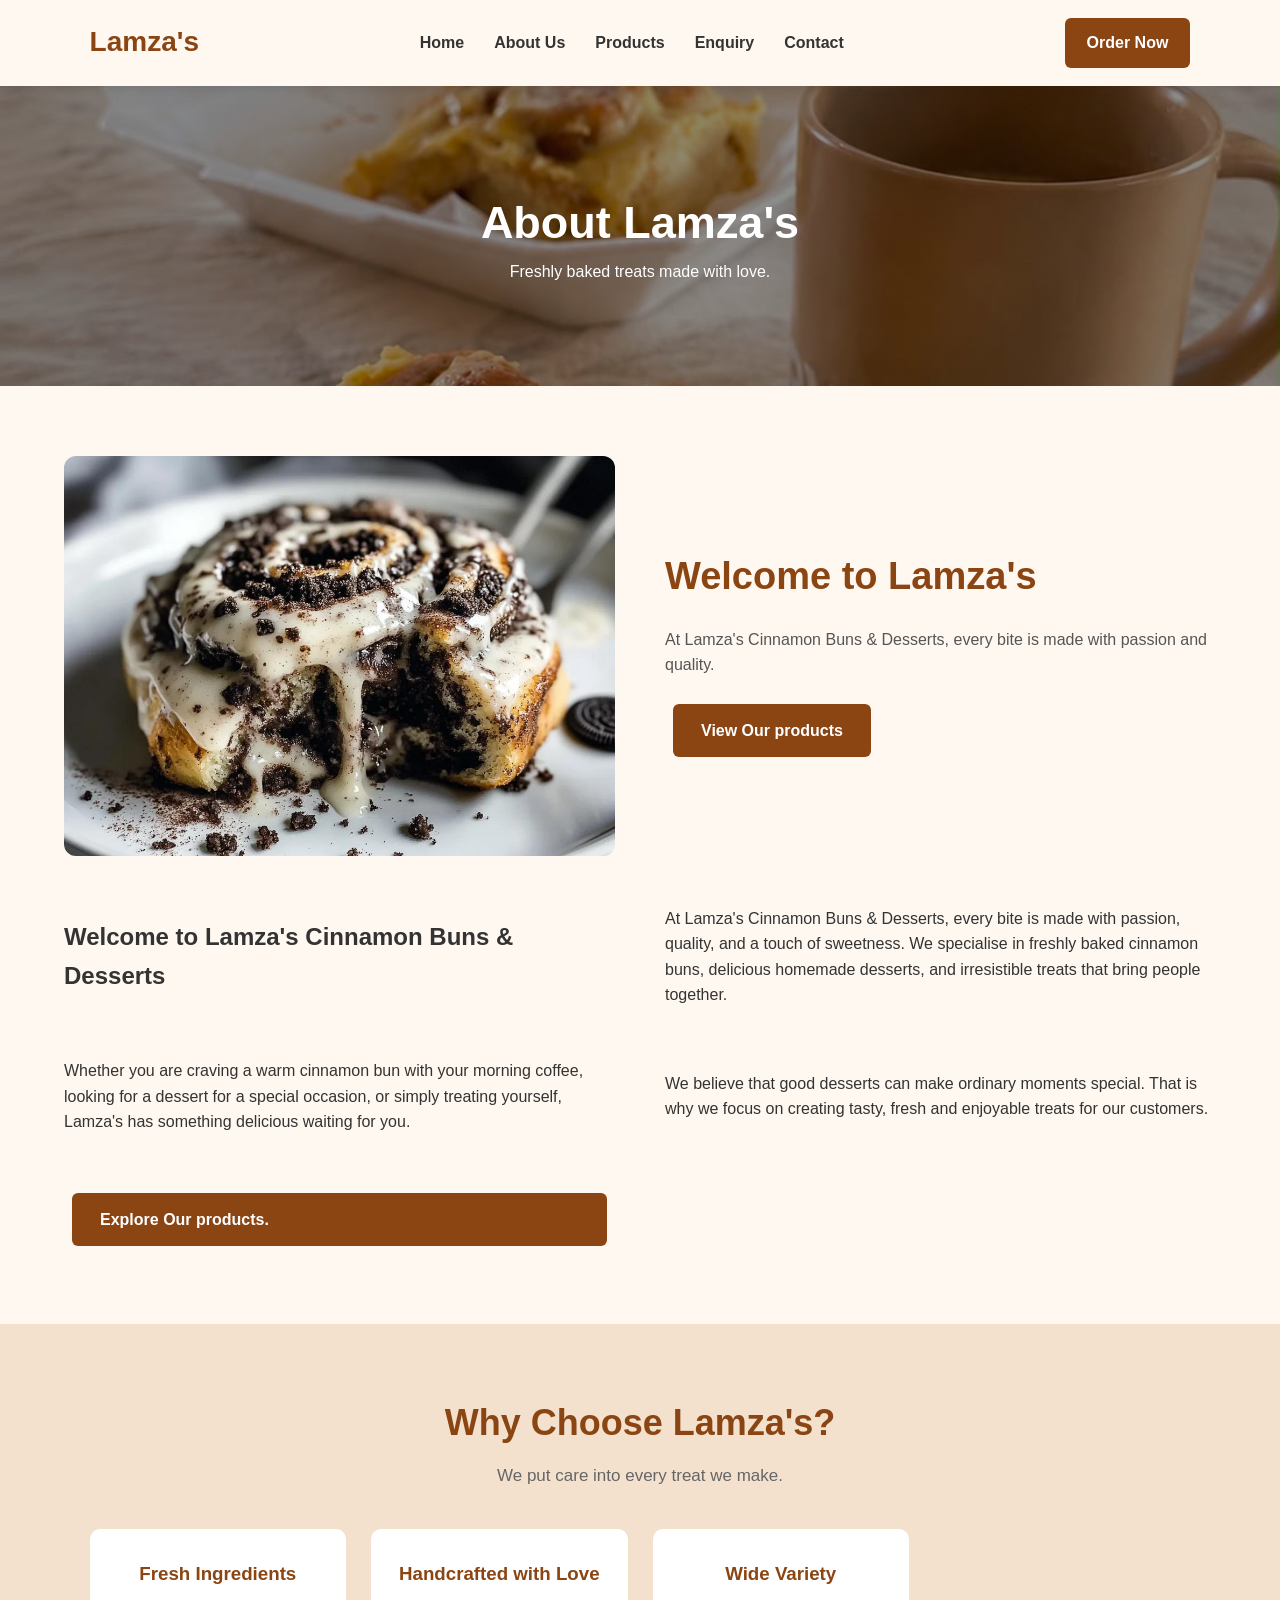
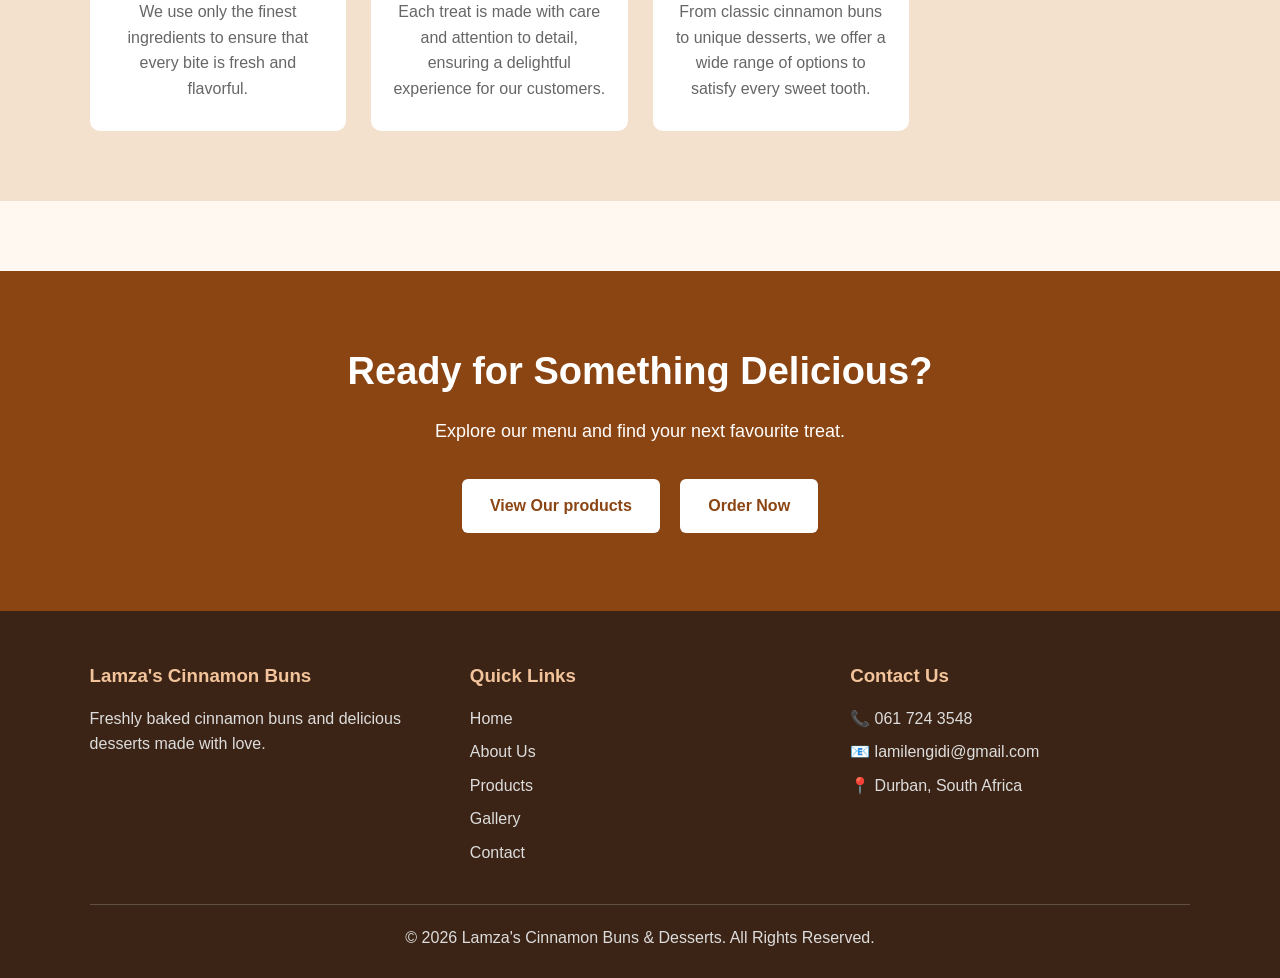
<file: LAMZA CINNAMON BUNS - ST10526352/about.html>
<!DOCTYPE html>
<html lang="en">
<head>
    <meta charset="UTF-8">
    <meta name="viewport" content="width=device-width, initial-scale=1.0">
    <title>About Us | Lamza's Cinnamon Buns & Desserts</title>
    <link rel="stylesheet" href="css/style.css">
</head>
 <header class="header">

        <div class="logo">
            <a href="index.html">Lamza's</a>
        </div>

        <nav class="navigation">
            <a href="index.html">Home</a>
            <a href="about.html">About Us</a>
            <a href="products.html">Products</a>
            <a href="enquiry.html">Enquiry</a>
            <a href="contact.html">Contact</a>
        </nav>

        <a href="contact.html" class="order-button">
            Order Now
        </a>

    </header>
     <section class="page-banner">

        <div>
            <h1>About Lamza's</h1>

            <p>
                Freshly baked treats made with love.
            </p>
        </div>

    </section>

<body> <section class="about-section">

        <div class="about-container">

            <!-- Image -->

            <div class="about-image">

                
                <img src="images/oreo cinnamon buns.jpg" alt="Golden cinnamon rolls on white plates with a warm cup of coffee, accompanied by the Lamza's logo and text reading Made with Love, Baked to Perfection, conveying warmth and artisanal craftsmanship" width="1000px" height="760px">
                

            </div>
    <div class="about-content">

    <h2>Welcome to Lamza's</h2>

    <p>
        At Lamza's Cinnamon Buns & Desserts, every bite is
        made with passion and quality.
    </p>

    <a href="products.html" class="cta-btn">View Our products</a>

</div>

                <h2>Welcome to Lamza's Cinnamon Buns & Desserts</h2>

                <p>
                    At Lamza's Cinnamon Buns & Desserts, every bite is
                    made with passion, quality, and a touch of sweetness.
                    We specialise in freshly baked cinnamon buns,
                    delicious homemade desserts, and irresistible treats
                    that bring people together.
                </p>

                <p>
                    Whether you are craving a warm cinnamon bun with your
                    morning coffee, looking for a dessert for a special
                    occasion, or simply treating yourself, Lamza's has
                    something delicious waiting for you.
                </p>

                <p>
                    We believe that good desserts can make ordinary
                    moments special. That is why we focus on creating
                    tasty, fresh and enjoyable treats for our customers.
                </p>

                <a href="products.html" class="cta-btn">
                    Explore Our products.
                </a>
            </div>
        </div>
    </section>
     <section class="why-us">

        <div class="section-title">

            <h2>Why Choose Lamza's?</h2>

            <p>
                We put care into every treat we make.
            </p>

        </div>


        <div class="features">

            <div class="feature">

                <h3>Fresh Ingredients</h3>

                <p>
                    We use only the finest ingredients to ensure that
                    every bite is fresh and flavorful.
                </p>

            </div>

            <div class="feature">

                <h3>Handcrafted with Love</h3>

                <p>
                    Each treat is made with care and attention to detail,
                    ensuring a delightful experience for our customers.
                </p>

            </div>

            <div class="feature">

                <h3>Wide Variety</h3>

                <p>
                    From classic cinnamon buns to unique desserts,
                    we offer a wide range of options to satisfy every sweet tooth.
                </p>

            </div>
        </div>
    </section>
    <section class="final-cta">

        <h2>Ready for Something Delicious?</h2>

        <p>
            Explore our menu and find your next favourite treat.
        </p>

        <a href="products.html" class="cta-btn">
            View Our products
        </a>

        <a href="contact.html" class="cta-btn">
            Order Now
        </a>

    </section>
 <footer class="footer">

        <div class="footer-container">


            <!-- About -->

            <div>

                <h3>Lamza's Cinnamon Buns</h3>

                <p>
                    Freshly baked cinnamon buns and delicious
                    desserts made with love.
                </p>

            </div>
<div>

                <h3>Quick Links</h3>

                <a href="index.html">Home</a>

                <a href="about.html">About Us</a>

                <a href="products.html">Products</a>

                <a href="enquiry.html">Gallery</a>

                <a href="contact.html">Contact</a>

            </div>
            <div>

                <h3>Contact Us</h3>

                <p>📞 061 724 3548</p>

                <p>📧 lamilengidi@gmail.com</p>

                <p>📍 Durban, South Africa</p>

            </div>

        </div>
         <div class="footer-bottom">

            <p>
                &copy; 2026 Lamza's Cinnamon Buns & Desserts.
                All Rights Reserved.
            </p>

        </div>

    </footer>
     <!-- JAVASCRIPT -->

    <script src="js/script.js"></script>
</body>

</html>
</file>
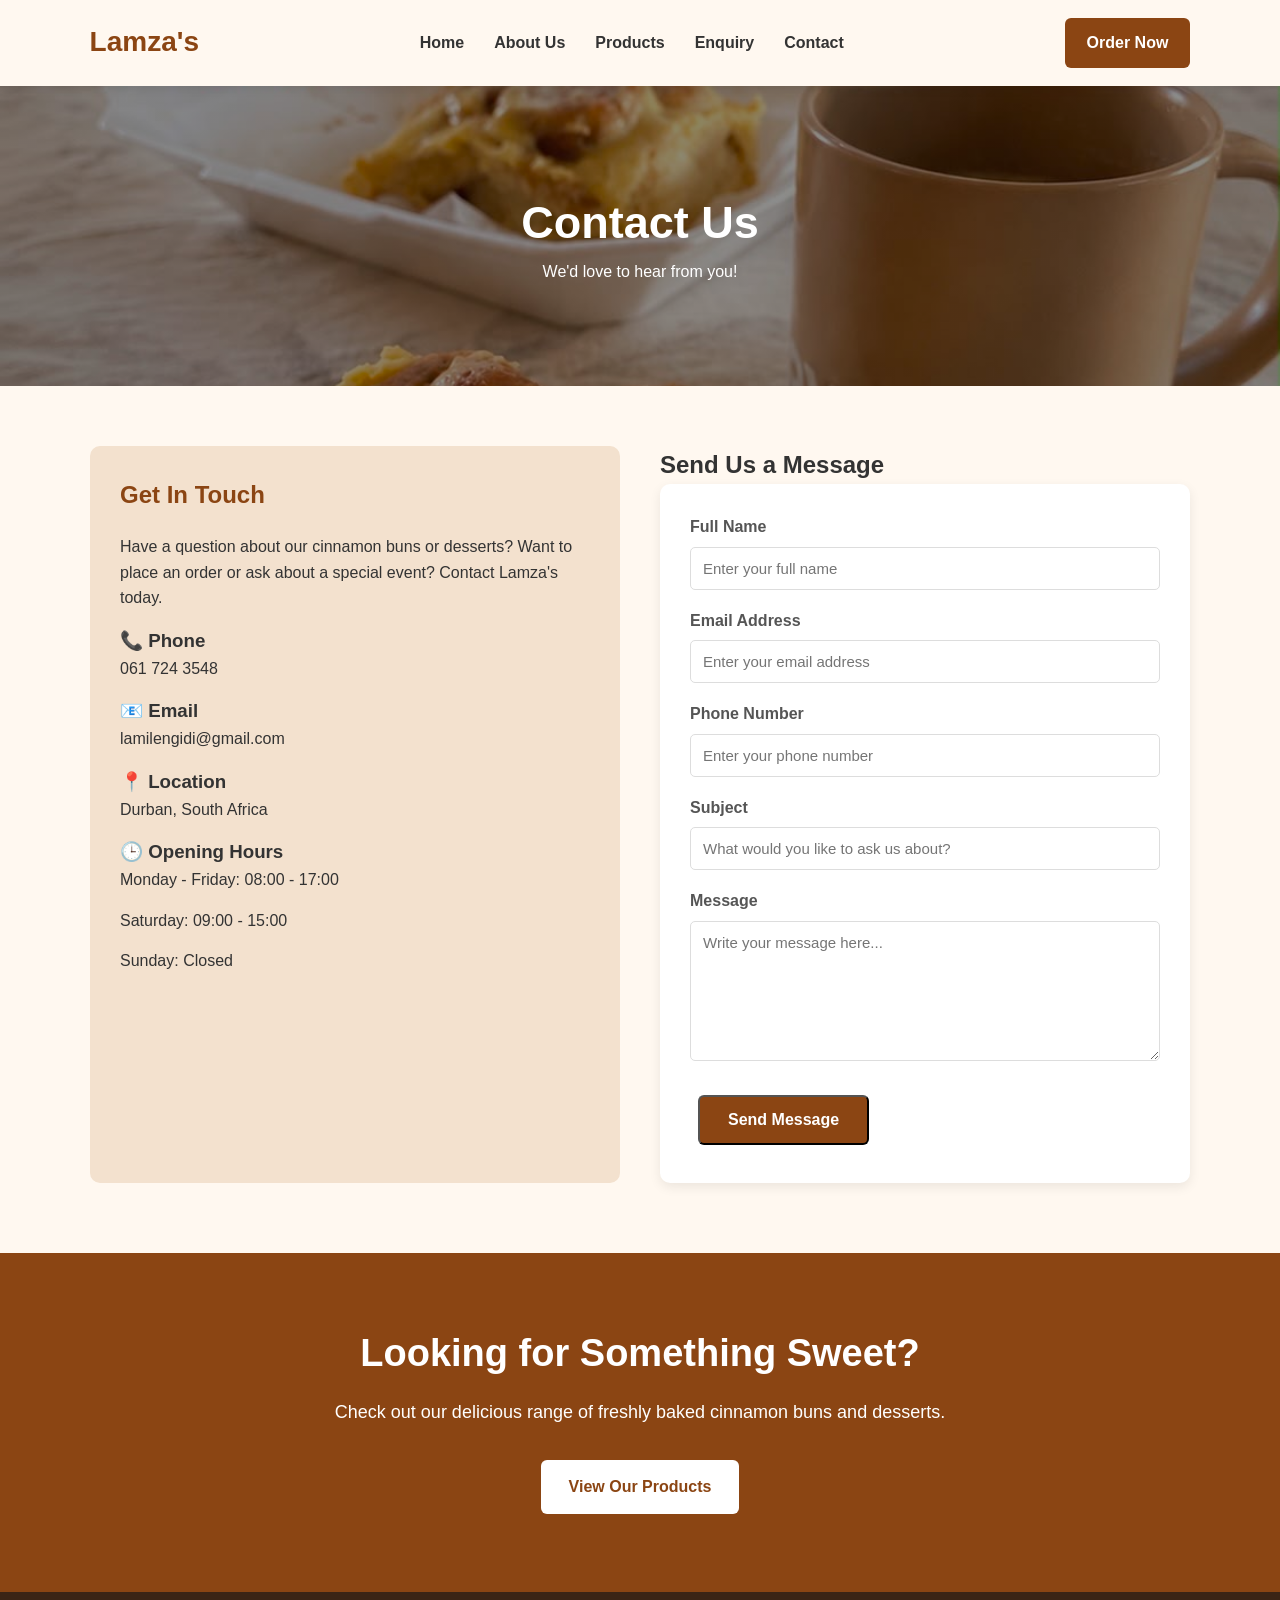
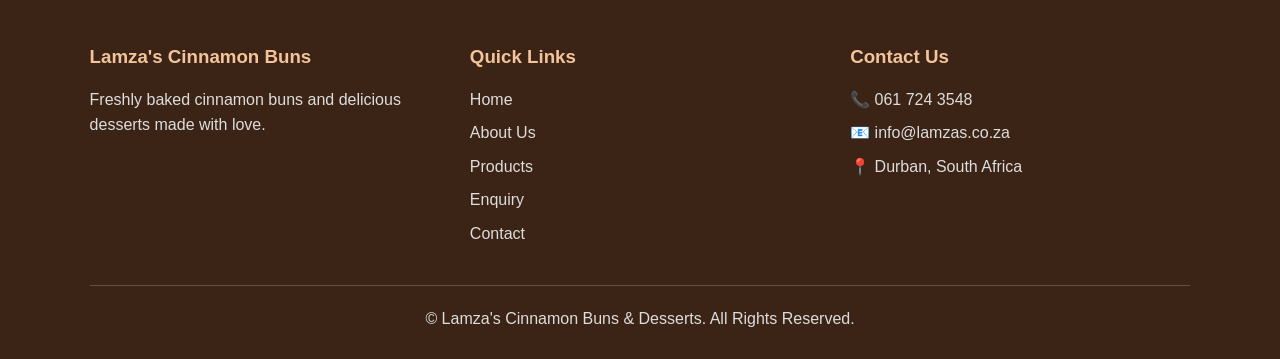
<file: LAMZA CINNAMON BUNS - ST10526352/Contact.html>
<!DOCTYPE html>
<html lang="en">
<head>
    <meta charset="UTF-8">
    <meta name="viewport" content="width=device-width, initial-scale=1.0">
    <title>Contact Us | Lamza's Cinnamon Buns & Desserts</title>
    <link rel="stylesheet" href="css/style.css">
</head>
<body>
     <header class="header">

        <div class="logo">
            <a href="index.html">Lamza's</a>
        </div>

        <nav class="navigation">
            <a href="index.html">Home</a>
            <a href="about.html">About Us</a>
            <a href="products.html">Products</a>
            <a href="enquiry.html">Enquiry</a>
            <a href="contact.html">Contact</a>
        </nav>

        <a href="enquiry.html" class="order-button">
            Order Now
        </a>

    </header>


    

    <section class="page-banner">

        <div>

            <h1>Contact Us</h1>

            <p>
                We'd love to hear from you!
            </p>

        </div>

    </section>


    

    <section class="contact-section">

        <div class="contact-container">


            

            <div class="contact-info">

                <h2>Get In Touch</h2>

                <p>
                    Have a question about our cinnamon buns or desserts?
                    Want to place an order or ask about a special event?
                    Contact Lamza's today.
                </p>


                <div class="contact-item">

                    <h3>📞 Phone</h3>

                    <p>
                        061 724 3548
                    </p>

                </div>


                <div class="contact-item">

                    <h3>📧 Email</h3>

                    <p>
                        lamilengidi@gmail.com
                    </p>

                </div>


                <div class="contact-item">

                    <h3>📍 Location</h3>

                    <p>
                        Durban, South Africa
                    </p>

                </div>


                <div class="contact-item">

                    <h3>🕒 Opening Hours</h3>

                    <p>
                        Monday - Friday: 08:00 - 17:00
                    </p>

                    <p>
                        Saturday: 09:00 - 15:00
                    </p>

                    <p>
                        Sunday: Closed
                    </p>

                </div>

            </div>


           

            <div class="contact-form-container">

                <h2>Send Us a Message</h2>

                <form class="contact-form" id="contactForm">


                    <div class="form-group">

                        <label for="name">
                            Full Name
                        </label>

                        <input
                            type="text"
                            id="name"
                            name="name"
                            placeholder="Enter your full name"
                            required
                        >

                    </div>


                    <div class="form-group">

                        <label for="email">
                            Email Address
                        </label>

                        <input
                            type="email"
                            id="email"
                            name="email"
                            placeholder="Enter your email address"
                            required
                        >

                    </div>


                    <div class="form-group">

                        <label for="phone">
                            Phone Number
                        </label>

                        <input
                            type="tel"
                            id="phone"
                            name="phone"
                            placeholder="Enter your phone number"
                        >

                    </div>


                    <div class="form-group">

                        <label for="subject">
                            Subject
                        </label>

                        <input
                            type="text"
                            id="subject"
                            name="subject"
                            placeholder="What would you like to ask us about?"
                            required
                        >

                    </div>


                    <div class="form-group">

                        <label for="message">
                            Message
                        </label>

                        <textarea
                            id="message"
                            name="message"
                            rows="6"
                            placeholder="Write your message here..."
                            required
                        ></textarea>

                    </div>


                    <button
                        type="submit"
                        class="cta-btn"
                    >
                        Send Message
                    </button>

                </form>

            </div>

        </div>

    </section>


    

    <section class="final-cta">

        <h2>Looking for Something Sweet?</h2>

        <p>
            Check out our delicious range of freshly baked
            cinnamon buns and desserts.
        </p>

        <a href="products.html" class="cta-btn">
            View Our Products
        </a>

    </section>



    <footer class="footer">

        <div class="footer-container">


            <div>

                <h3>Lamza's Cinnamon Buns</h3>

                <p>
                    Freshly baked cinnamon buns and delicious
                    desserts made with love.
                </p>

            </div>


            <div>

                <h3>Quick Links</h3>

                <a href="index.html">Home</a>

                <a href="about.html">About Us</a>

                <a href="products.html">Products</a>

                <a href="enquiry.html">Enquiry</a>

                <a href="contact.html">Contact</a>

            </div>


            <div>

                <h3>Contact Us</h3>

                <p>📞 061 724 3548</p>

                <p>📧 info@lamzas.co.za</p>

                <p>📍 Durban, South Africa</p>

            </div>

        </div>


        <div class="footer-bottom">

            <p>
                &copy;
                <span id="current-year"></span>
                Lamza's Cinnamon Buns & Desserts.
                All Rights Reserved.
            </p>

        </div>

    </footer>


    <!-- JAVASCRIPT -->

    <script src="js/script.js"></script>
</body>
</html>
</file>
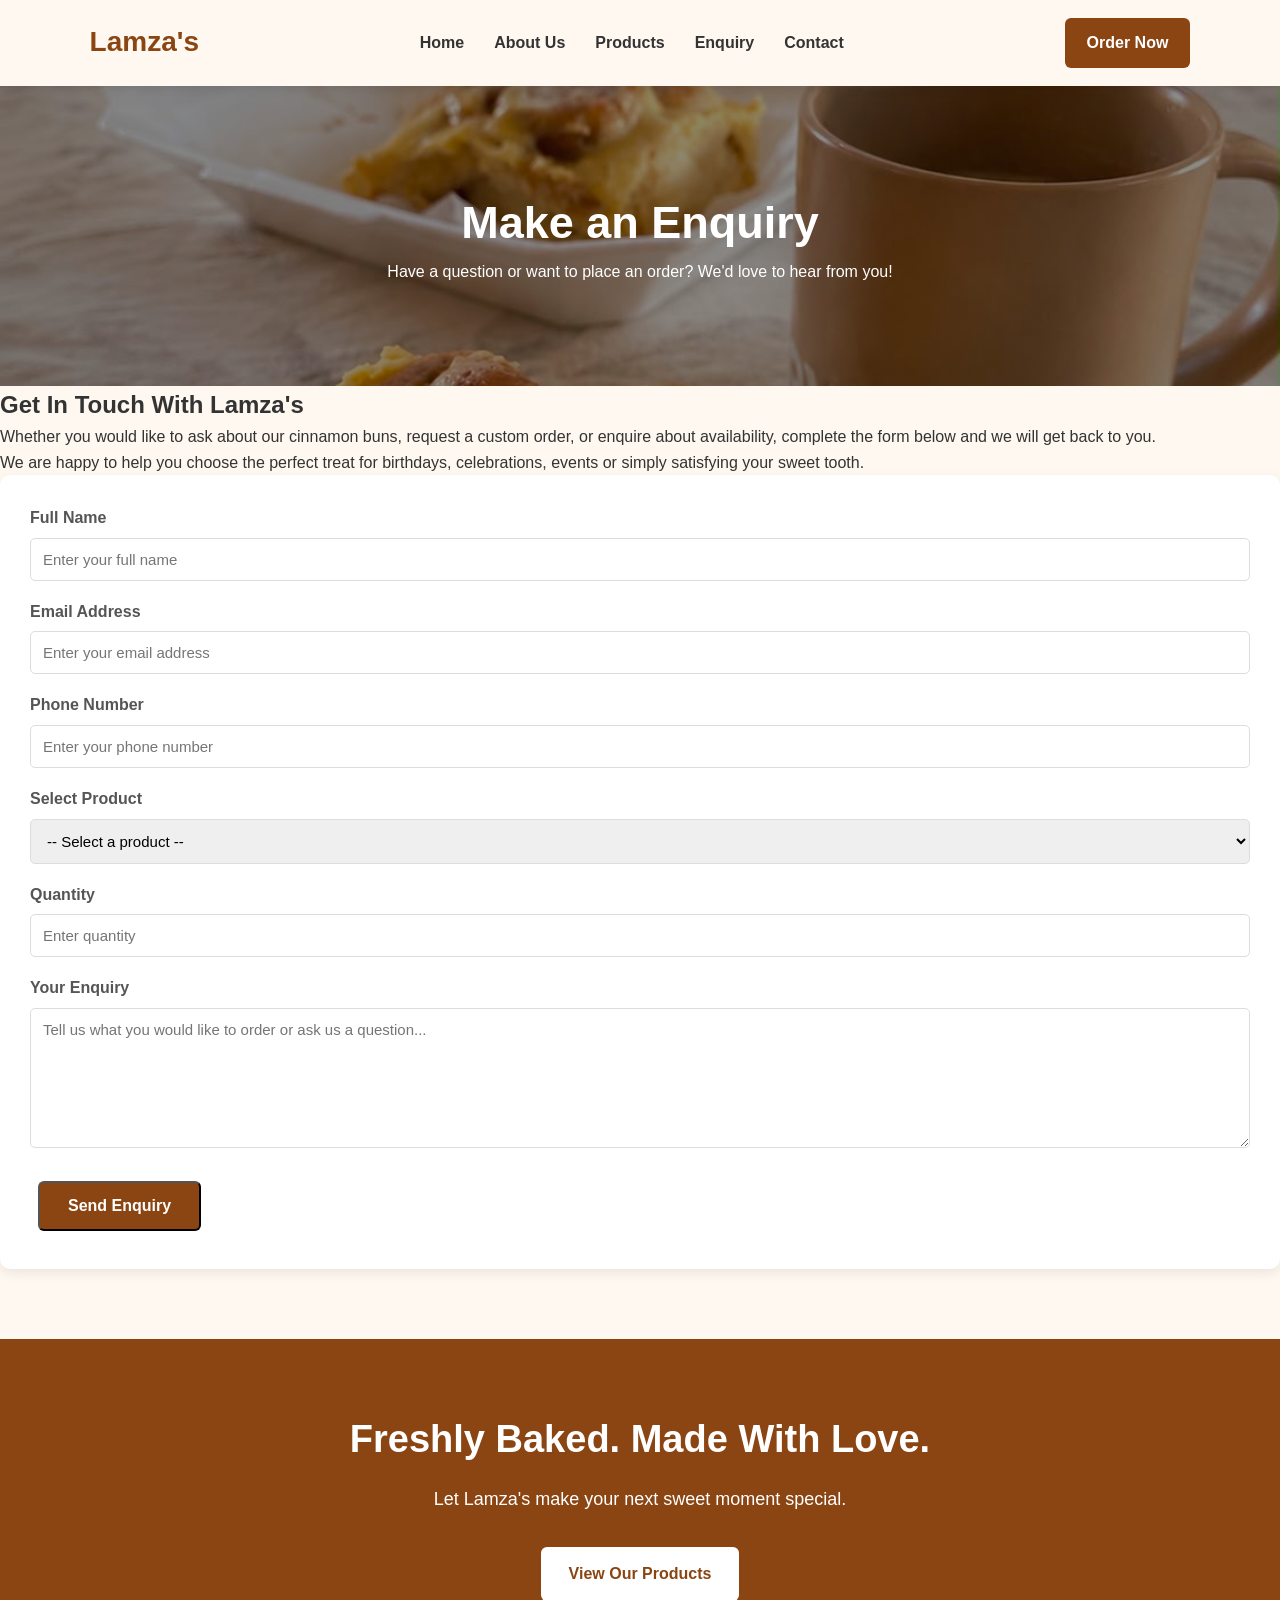
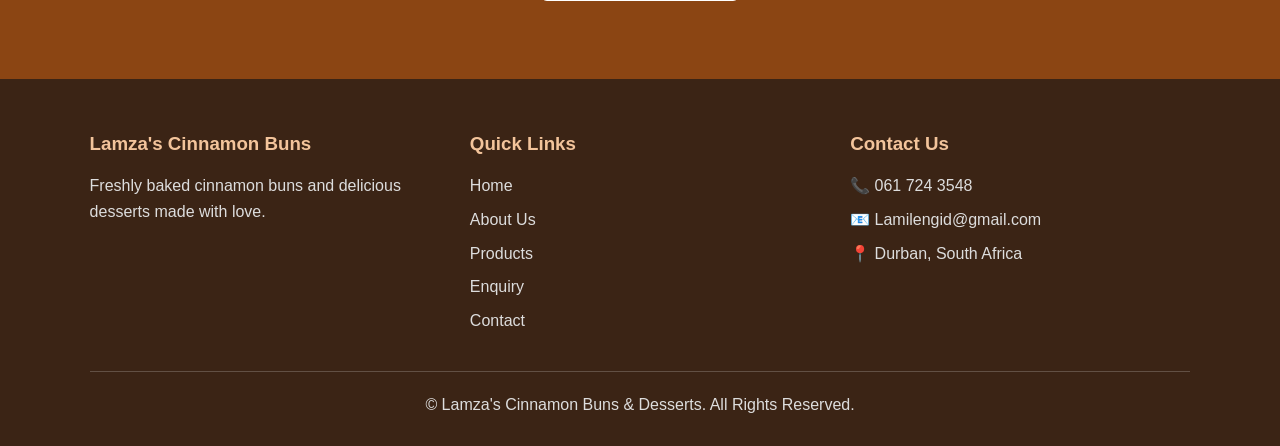
<file: LAMZA CINNAMON BUNS - ST10526352/enquiry.html>
<!DOCTYPE html>
<html lang="en">
<head>
    <meta charset="UTF-8">
    <meta name="viewport" content="width=device-width, initial-scale=1.0">
    <title>Enquiry | Lamza's Cinnamon Buns & Desserts</title>
    <link rel="stylesheet" href="css/style.css">
</head>
<body>
    <header class="header">

        <div class="logo">
            <a href="index.html">Lamza's</a>
        </div>

        <nav class="navigation">
            <a href="index.html">Home</a>
            <a href="about.html">About Us</a>
            <a href="products.html">Products</a>
            <a href="enquiry.html">Enquiry</a>
            <a href="contact.html">Contact</a>
        </nav>

        <a href="enquiry.html" class="order-button">
            Order Now
        </a>

    </header>
<section class="page-banner">

        <div>

            <h1>Make an Enquiry</h1>

            <p>
                Have a question or want to place an order?
                We'd love to hear from you!
            </p>

        </div>

    </section>
    <section class="enquiry-section">

        <div class="enquiry-container">


            <div class="enquiry-intro">

                <h2>Get In Touch With Lamza's</h2>

                <p>
                    Whether you would like to ask about our cinnamon
                    buns, request a custom order, or enquire about
                    availability, complete the form below and we will
                    get back to you.
                </p>

                <p>
                    We are happy to help you choose the perfect treat
                    for birthdays, celebrations, events or simply
                    satisfying your sweet tooth.
                </p>

            </div>
 <form class="contact-form" id="enquiryForm">


              

                <div class="form-group">

                    <label for="name">
                        Full Name
                    </label>

                    <input
                        type="text"
                        id="name"
                        name="name"
                        placeholder="Enter your full name"
                        required
                    >

                </div>


                

                <div class="form-group">

                    <label for="email">
                        Email Address
                    </label>

                    <input
                        type="email"
                        id="email"
                        name="email"
                        placeholder="Enter your email address"
                        required
                    >

                </div>


                

                <div class="form-group">

                    <label for="phone">
                        Phone Number
                    </label>

                    <input
                        type="tel"
                        id="phone"
                        name="phone"
                        placeholder="Enter your phone number"
                    >

                </div>


            

                <div class="form-group">

                    <label for="product">
                        Select Product
                    </label>

                    <select id="product" name="product" required>

                        <option value="">
                            -- Select a product --
                        </option>

                        <option value="Classic Cinnamon Roll">
                            Classic Cinnamon Roll
                        </option>

                        <option value="Oreo Cinnamon Bun">
                            Oreo Cinnamon Bun
                        </option>

                        <option value="Biscoff Cinnamon Bun">
                            Biscoff Cinnamon Bun
                        </option>

                        <option value="Chocolate Cinnamon Bun">
                            Chocolate Cinnamon Bun
                        </option>

                        <option value="Caramel Pecan Bun">
                            Caramel Pecan Bun
                        </option>

                        <option value="Blueberry Cinnamon Bun">
                            Blueberry Cinnamon Bun
                        </option>

                        <option value="Other">
                            Other
                        </option>

                    </select>

                </div>


             

                <div class="form-group">

                    <label for="quantity">
                        Quantity
                    </label>

                    <input
                        type="number"
                        id="quantity"
                        name="quantity"
                        min="1"
                        placeholder="Enter quantity"
                        required
                    >

                </div>


           

                <div class="form-group">

                    <label for="message">
                        Your Enquiry
                    </label>

                    <textarea
                        id="message"
                        name="message"
                        rows="6"
                        placeholder="Tell us what you would like to order or ask us a question..."
                        required
                    ></textarea>

                </div>


                

                <button
                    type="submit"
                    class="cta-btn"
                >
                    Send Enquiry
                </button>

            </form>

        </div>

    </section>


    

    <section class="final-cta">

        <h2>Freshly Baked. Made With Love.</h2>

        <p>
            Let Lamza's make your next sweet moment special.
        </p>

        <a href="products.html" class="cta-btn">
            View Our Products
        </a>

    </section>


   

    <footer class="footer">

        <div class="footer-container">


            

            <div>

                <h3>Lamza's Cinnamon Buns</h3>

                <p>
                    Freshly baked cinnamon buns and delicious
                    desserts made with love.
                </p>

            </div>


        

            <div>

                <h3>Quick Links</h3>

                <a href="index.html">Home</a>

                <a href="about.html">About Us</a>

                <a href="products.html">Products</a>

                <a href="enquiry.html">Enquiry</a>

                <a href="contact.html">Contact</a>

            </div>



            <div>

                <h3>Contact Us</h3>

                <p>📞 061 724 3548</p>

                <p>📧 Lamilengid@gmail.com</p>

                <p>📍 Durban, South Africa</p>

            </div>

        </div>


        <div class="footer-bottom">

            <p>
                &copy;
                <span id="current-year"></span>
                Lamza's Cinnamon Buns & Desserts.
                All Rights Reserved.
            </p>

        </div>

    </footer>


    <!-- JAVASCRIPT -->

    <script src="js/script.js"></script>

</body>
</html>
</file>
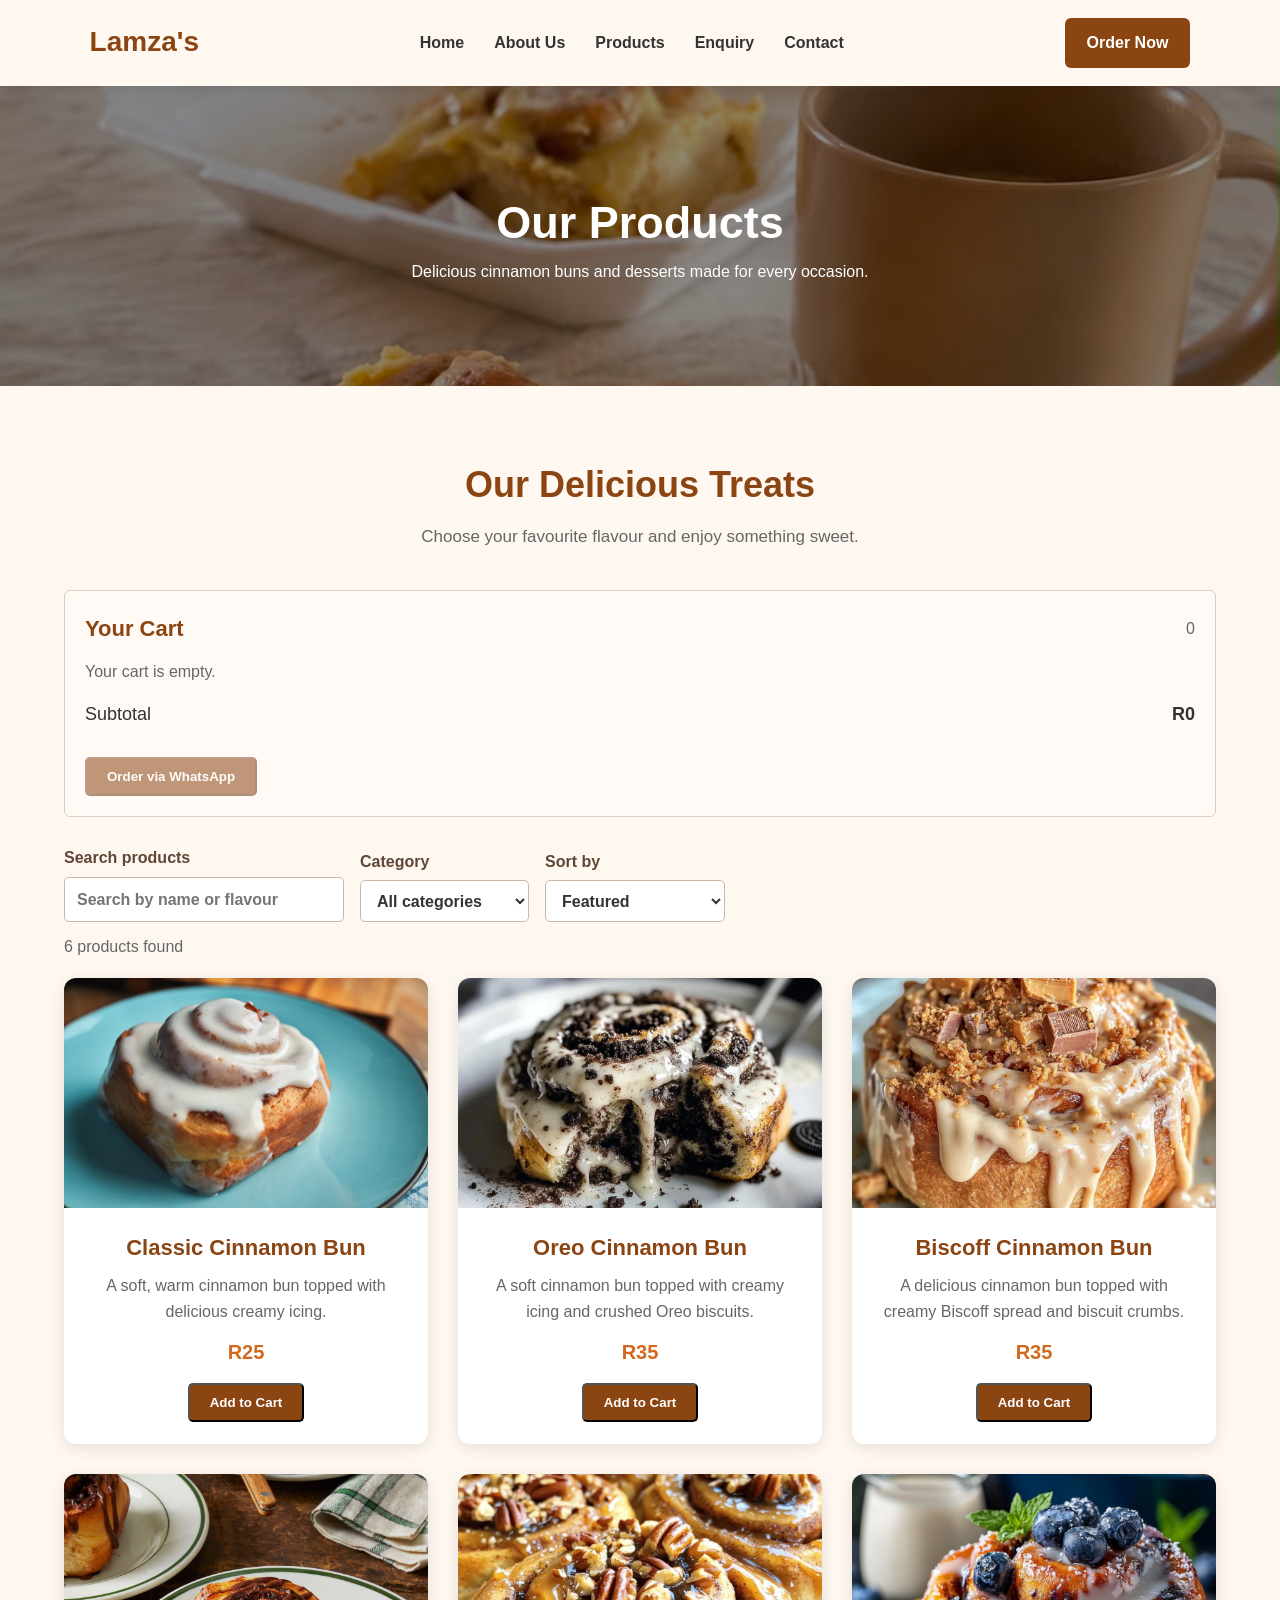
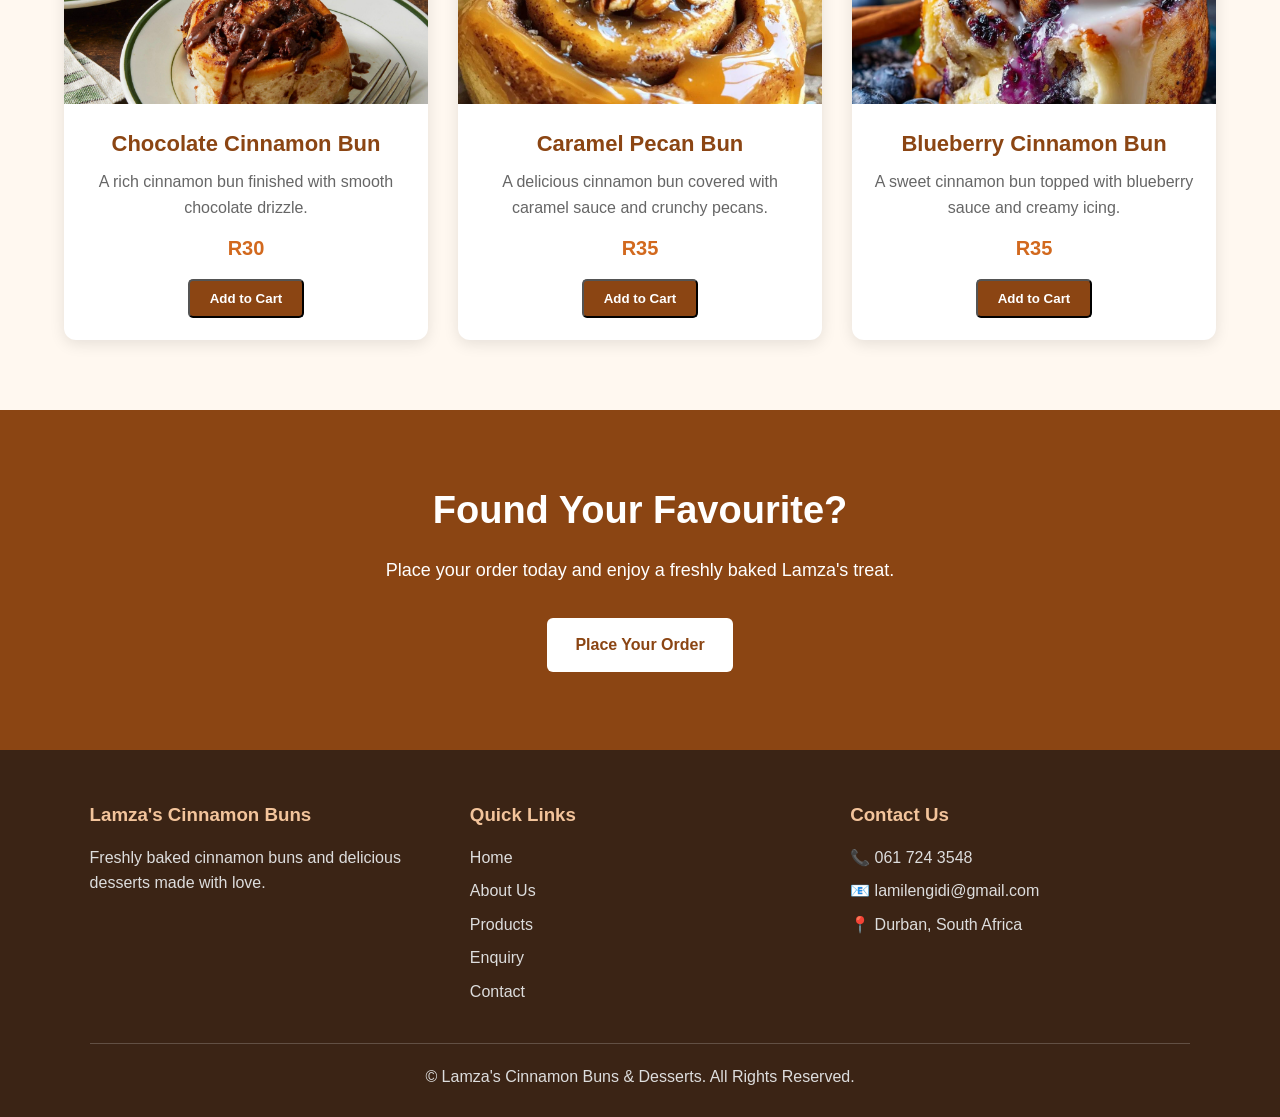
<file: LAMZA CINNAMON BUNS - ST10526352/products.html>
<!DOCTYPE html>
<html lang="en">
<head>
    <meta charset="UTF-8">
    <meta name="viewport" content="width=device-width, initial-scale=1.0">
    <title>Products | Lamza's Cinnamon Buns & Desserts</title>
    <link rel="stylesheet" href="css/style.css">
</head>
<header class="header">

        <div class="logo">
            <a href="index.html">Lamza's</a>
        </div>

        <nav class="navigation">
            <a href="index.html">Home</a>
            <a href="about.html">About Us</a>
            <a href="products.html">Products</a>
            <a href="enquiry.html">Enquiry</a>
            <a href="contact.html">Contact</a>
        </nav>

        <a href="contact.html" class="order-button">
            Order Now
        </a>

    </header>
<section class="page-banner">

        <div>
            <h1>Our Products</h1>

            <p>
                Delicious cinnamon buns and desserts made for every occasion.
            </p>
        </div>

    </section>

<section class="products">

        <div class="section-title">

            <h2>Our Delicious Treats</h2>

            <p>
                Choose your favourite flavour and enjoy something sweet.
            </p>

        </div>


        <div class="product-grid">


            <!-- CLASSIC CINNAMON BUN -->

            <div class="product-card">

                
                   <img src="images/classic cinnamon.jpg" alt="Classic Cinnamon Bun" width="400px" height="400px">
                

                <div class="product-info">

                    <h3>Classic Cinnamon Bun</h3>

                    <p>
                        A soft, warm cinnamon bun topped with
                        delicious creamy icing.
                    </p>

                    <span class="price">R25</span>

                    <a href="contact.html" class="product-button">
                        Order Now
                    </a>

                </div>

            </div>
 <div class="product-card">

                
<img src="images/oreo cinnamon buns.jpg" alt="Classic Cinnamon Bun" width="400px" height="400px">
                <div class="product-info">

                    <h3>Oreo Cinnamon Bun</h3>

                    <p>
                        A soft cinnamon bun topped with creamy
                        icing and crushed Oreo biscuits.
                    </p>

                    <span class="price">R35</span>

                    <a href="contact.html" class="product-button">
                        Order Now
                    </a>

                </div>

            </div>

<div class="product-card">

              <img src="images/Caramel Biscuit Cinnamon Bun.jpg" alt="Classic Cinnamon Bun" width="400px" height="400px">

                <div class="product-info">

                    <h3>Biscoff Cinnamon Bun</h3>

                    <p>
                        A delicious cinnamon bun topped with
                        creamy Biscoff spread and biscuit crumbs.
                    </p>

                    <span class="price">R35</span>

                    <a href="contact.html" class="product-button">
                        Order Now
                    </a>

                </div>

            </div>

             <!-- CHOCOLATE CINNAMON BUN -->

            <div class="product-card">

                <img src="images/choc cinnamon buns.jpg" alt="Chocolate Cinnamon Bun">

                <div class="product-info">

                    <h3>Chocolate Cinnamon Bun</h3>

                    <p>
                        A rich cinnamon bun finished with
                        smooth chocolate drizzle.
                    </p>

                    <span class="price">R30</span>

                    <a href="contact.html" class="product-button">
                        Order Now
                    </a>

                </div>

            </div>

  <!-- CARAMEL PECAN BUN -->

            <div class="product-card">

                <img src="images/nut carmel cinnamon buns.jpg" alt="Caramel Pecan Cinnamon Bun">

                <div class="product-info">

                    <h3>Caramel Pecan Bun</h3>

                    <p>
                        A delicious cinnamon bun covered with
                        caramel sauce and crunchy pecans.
                    </p>

                    <span class="price">R35</span>

                    <a href="contact.html" class="product-button">
                        Order Now
                    </a>

                </div>

            </div>
 <!-- BLUEBERRY BUN -->

            <div class="product-card">

                <img src="images/blue berry cinnamon buns.jpg" alt="Blueberry Cinnamon Bun" width="400px" height="400px">

                <div class="product-info">

                    <h3>Blueberry Cinnamon Bun</h3>

                    <p>
                        A sweet cinnamon bun topped with
                        blueberry sauce and creamy icing.
                    </p>

                    <span class="price">R35</span>

                    <a href="contact.html" class="product-button">
                        Order Now
                    </a>

                </div>

            </div>


        </div>

    </section>


<body>
   <section class="final-cta">

        <h2>Found Your Favourite?</h2>

        <p>
            Place your order today and enjoy a freshly baked
            Lamza's treat.
        </p>

        <a href="contact.html" class="cta-btn">
            Place Your Order
        </a>

    </section>

     <footer class="footer">

        <div class="footer-container">

            <div>

                <h3>Lamza's Cinnamon Buns</h3>

                <p>
                    Freshly baked cinnamon buns and delicious
                    desserts made with love.
                </p>

            </div>


            <div>

                <h3>Quick Links</h3>

                <a href="index.html">Home</a>
                <a href="about.html">About Us</a>
                <a href="products.html">Products</a>
                <a href="enquiry.html">Enquiry</a>
                <a href="contact.html">Contact</a>

            </div>


            <div>

                <h3>Contact Us</h3>

                <p>📞 061 724 3548</p>
                <p>📧 lamilengidi@gmail.com</p>
                <p>📍 Durban, South Africa</p>

            </div>

        </div>


        <div class="footer-bottom">

            <p>
                &copy; <span id="current-year"></span>
                Lamza's Cinnamon Buns & Desserts.
                All Rights Reserved.
            </p>

        </div>

    </footer>


    <!-- JAVASCRIPT --> 

    <script src="js/script.js"></script>

</body>

</html>
</body>
</html>
</file>
<file: LAMZA CINNAMON BUNS - ST10526352/css/style.css>
/* =====================================================
   LAMZA'S CINNAMON BUNS & DESSERTS
   COMPLETE WEBSITE STYLESHEET
   ===================================================== */


/* =====================================================
   1. GENERAL SETTINGS
   ===================================================== */

* {
    margin: 0;
    padding: 0;
    box-sizing: border-box;
}

html {
    scroll-behavior: smooth;
}

body {
    font-family: Arial, Helvetica, sans-serif;
    background-color: #fff8f0;
    color: #333;
    line-height: 1.6;
}

img {
    max-width: 100%;
    display: block;
}

a {
    text-decoration: none;
}

ul {
    list-style: none;
}

.container {
    width: 90%;
    max-width: 1200px;
    margin: auto;
}


/* =====================================================
   2. NAVIGATION MENU
   ===================================================== */

.header {
    width: 100%;
    padding: 18px 7%;
    background-color: #fff8f0;
    display: flex;
    align-items: center;
    justify-content: space-between;
    box-shadow: 0 2px 10px rgba(0, 0, 0, 0.10);
    position: sticky;
    top: 0;
    z-index: 1000;
}

.logo a {
    color: #8b4513;
    font-size: 28px;
    font-weight: bold;
}

.navigation {
    display: flex;
    align-items: center;
    gap: 30px;
}

.navigation a {
    color: #333;
    font-size: 16px;
    font-weight: bold;
    transition: 0.3s ease;
}

.navigation a:hover {
    color: #d2691e;
}

.order-button {
    background-color: #8b4513;
    color: white;
    padding: 12px 22px;
    border-radius: 6px;
    font-weight: bold;
    transition: 0.3s ease;
}

.order-button:hover {
    background-color: #d2691e;
    transform: translateY(-2px);
}


/* =====================================================
   3. HERO SECTION
   ===================================================== */

.hero {
    min-height: 600px;
    background-image:
        linear-gradient(
            rgba(0, 0, 0, 0.45),
            rgba(0, 0, 0, 0.45)
        ),
        url("../images/cinnamon-rolls.jpeg");

    background-size: cover;
    background-position: center;
    background-repeat: no-repeat;

    display: flex;
    align-items: center;
    justify-content: center;

    text-align: center;
    color: white;
}

.hero-content {
    max-width: 850px;
    padding: 40px;
}

.hero h1 {
    font-size: 52px;
    margin-bottom: 20px;
    line-height: 1.2;
}

.hero p {
    font-size: 20px;
    margin-bottom: 30px;
}


/* =====================================================
   4. CALL TO ACTION BUTTONS
   ===================================================== */

.cta-buttons {
    margin-top: 20px;
}

.cta-btn {
    display: inline-block;
    background-color: #8b4513;
    color: white;
    padding: 14px 28px;
    margin: 8px;
    border-radius: 6px;
    font-size: 16px;
    font-weight: bold;
    transition: 0.3s ease;
}

.cta-btn:hover {
    background-color: #d2691e;
    transform: translateY(-3px);
}


/* =====================================================
   5. INTRODUCTION / WELCOME SECTION
   ===================================================== */

.introduction {
    width: 90%;
    max-width: 950px;
    margin: 70px auto;
    padding: 20px;
    text-align: center;
}

.introduction h2 {
    color: #8b4513;
    font-size: 38px;
    margin-bottom: 20px;
}

.introduction p {
    font-size: 18px;
    color: #555;
    margin-bottom: 18px;
}


/* =====================================================
   6. SECTION HEADINGS
   ===================================================== */

.section-title {
    text-align: center;
    margin-bottom: 40px;
}

.section-title h2 {
    color: #8b4513;
    font-size: 36px;
    margin-bottom: 10px;
}

.section-title p {
    color: #666;
    font-size: 17px;
}


/* =====================================================
   7. FEATURED PRODUCTS
   ===================================================== */

.products {
    width: 90%;
    max-width: 1200px;
    margin: 70px auto;
}

.product-controls {
    display: flex;
    flex-wrap: wrap;
    align-items: end;
    gap: 16px;
    margin-bottom: 12px;
}

.product-controls label {
    display: grid;
    gap: 6px;
    color: #5f4637;
    font-weight: 600;
}

.product-controls input,
.product-controls select {
    min-height: 42px;
    padding: 9px 12px;
    border: 1px solid #c9b6a7;
    border-radius: 5px;
    background: #fff;
    color: #333;
    font: inherit;
}

.product-controls input {
    min-width: min(280px, 80vw);
}

.product-results {
    margin: 0 0 18px;
    color: #666;
}

.product-empty {
    grid-column: 1 / -1;
    color: #666;
}

.cart-panel {
    margin: 0 0 28px;
    padding: 20px;
    border: 1px solid #dfcdbd;
    border-radius: 6px;
    background: #fffaf5;
}

.cart-header,
.cart-footer,
.cart-item-details {
    display: flex;
    align-items: center;
    justify-content: space-between;
    gap: 12px;
}

.cart-header h2 {
    margin: 0;
    color: #8b4513;
    font-size: 22px;
}

#cart-count {
    color: #666;
}

.cart-item {
    display: flex;
    flex-wrap: wrap;
    align-items: center;
    justify-content: space-between;
    gap: 10px 20px;
    padding: 14px 0;
    border-bottom: 1px solid #eadfd6;
}

.cart-item-details {
    flex: 1 1 220px;
}

.cart-item-actions {
    display: flex;
    align-items: center;
    gap: 8px;
}

.quantity-button,
.cart-remove {
    min-width: 34px;
    min-height: 34px;
    border: 1px solid #c9b6a7;
    border-radius: 4px;
    background: #fff;
    color: #5f3820;
    cursor: pointer;
    font: inherit;
}

.cart-remove {
    padding: 5px 9px;
}

.cart-footer {
    padding-top: 16px;
    font-size: 18px;
}

.cart-empty,
.cart-feedback {
    margin: 12px 0 0;
    color: #666;
}

.cart-checkout {
    margin-top: 16px;
}

.cart-checkout:disabled {
    opacity: 0.55;
    cursor: not-allowed;
}

.product-grid {
    display: grid;
    grid-template-columns: repeat(3, 1fr);
    gap: 30px;
}

.product-card {
    background-color: white;
    border-radius: 12px;
    overflow: hidden;
    box-shadow: 0 4px 15px rgba(0, 0, 0, 0.10);
    transition: 0.3s ease;
}

.product-card:hover {
    transform: translateY(-8px);
    box-shadow: 0 8px 20px rgba(0, 0, 0, 0.15);
}

.product-card img {
    width: 100%;
    height: 230px;
    object-fit: cover;
}

.product-info {
    padding: 22px;
    text-align: center;
}

.product-info h3 {
    color: #8b4513;
    font-size: 22px;
    margin-bottom: 8px;
}

.product-info p {
    color: #666;
    margin-bottom: 12px;
}

.price {
    display: block;
    color: #d2691e;
    font-size: 20px;
    font-weight: bold;
    margin-bottom: 15px;
}

@media (max-width: 600px) {
    .product-controls {
        align-items: stretch;
        flex-direction: column;
    }

    .product-controls input,
    .product-controls select {
        width: 100%;
    }
}


/* =====================================================
   8. PRODUCT BUTTON
   ===================================================== */

.product-button {
    display: inline-block;
    background-color: #8b4513;
    color: white;
    padding: 10px 20px;
    border-radius: 5px;
    font-weight: bold;
    transition: 0.3s ease;
}

.product-button:hover {
    background-color: #d2691e;
}


/* =====================================================
   9. WHY CHOOSE US
   ===================================================== */

.why-us {
    background-color: #f3e1ce;
    padding: 70px 7%;
    margin-top: 70px;
}

.features {
    display: grid;
    grid-template-columns: repeat(4, 1fr);
    gap: 25px;
    max-width: 1200px;
    margin: auto;
}

.feature {
    background-color: white;
    padding: 30px 20px;
    text-align: center;
    border-radius: 10px;
    transition: 0.3s ease;
}

.feature:hover {
    transform: translateY(-5px);
}

.feature-icon {
    font-size: 40px;
    margin-bottom: 15px;
}

.feature h3 {
    color: #8b4513;
    margin-bottom: 10px;
}

.feature p {
    color: #666;
}


/* =====================================================
   10. ABOUT SECTION
   ===================================================== */

.about-section {
    width: 90%;
    max-width: 1200px;
    margin: 70px auto;
}

.about-container {
    display: grid;
    grid-template-columns: 1fr 1fr;
    gap: 50px;
    align-items: center;
}

.about-image img {
    width: 100%;
    height: 400px;
    object-fit: cover;
    border-radius: 12px;
}

.about-content h2 {
    color: #8b4513;
    font-size: 38px;
    margin-bottom: 20px;
}

.about-content p {
    color: #555;
    margin-bottom: 18px;
}


/* =====================================================
   11. MENU PAGE
   ===================================================== */

.products-section {
    width: 90%;
    max-width: 1200px;
    margin: 60px auto;
}

.product-grid {
    display: grid;
    grid-template-columns: repeat(3, 1fr);
    gap: 30px;
}

.product-item {
    background-color: white;
    border-radius: 10px;
    padding: 20px;
    text-align: center;
    box-shadow: 0 4px 12px rgba(0, 0, 0, 0.10);
    transition: 0.3s ease;
}

.product-item:hover {
    transform: translateY(-5px);
}

.product-item img {
    width: 100%;
    height: 220px;
    object-fit: cover;
    border-radius: 8px;
    margin-bottom: 15px;
}

.product-item h3 {
    color: #8b4513;
    font-size: 22px;
    margin-bottom: 8px;
}

.product-item p {
    color: #666;
    margin-bottom: 10px;
}

.product-price {
    color: #d2691e;
    font-size: 20px;
    font-weight: bold;
}


/* =====================================================
   12. GALLERY
   ===================================================== */

.gallery-section {
    width: 90%;
    max-width: 1200px;
    margin: 60px auto;
}

.gallery-grid {
    display: grid;
    grid-template-columns: repeat(3, 1fr);
    gap: 20px;
}

.gallery-item {
    overflow: hidden;
    border-radius: 10px;
}

.gallery-item img {
    width: 100%;
    height: 280px;
    object-fit: cover;
    transition: 0.4s ease;
}

.gallery-item img:hover {
    transform: scale(1.05);
}


/* =====================================================
   13. CUSTOMER REVIEWS
   ===================================================== */

.reviews {
    width: 90%;
    max-width: 1200px;
    margin: 70px auto;
}

.review-grid {
    display: grid;
    grid-template-columns: repeat(3, 1fr);
    gap: 25px;
}

.review {
    background-color: white;
    padding: 30px;
    border-radius: 10px;
    text-align: center;
    box-shadow: 0 4px 12px rgba(0, 0, 0, 0.08);
}

.stars {
    color: #e6a700;
    font-size: 22px;
    margin-bottom: 15px;
}

.review p {
    color: #555;
    font-style: italic;
    margin-bottom: 15px;
}

.review h4 {
    color: #8b4513;
}


/* =====================================================
   14. CONTACT PAGE
   ===================================================== */

.contact-section {
    width: 90%;
    max-width: 1100px;
    margin: 60px auto;
}

.contact-container {
    display: grid;
    grid-template-columns: 1fr 1fr;
    gap: 40px;
}

.contact-info {
    background-color: #f3e1ce;
    padding: 30px;
    border-radius: 10px;
}

.contact-info h2 {
    color: #8b4513;
    margin-bottom: 20px;
}

.contact-info p {
    margin-bottom: 15px;
}

.contact-form {
    background-color: white;
    padding: 30px;
    border-radius: 10px;
    box-shadow: 0 4px 12px rgba(0, 0, 0, 0.08);
}

.contact-form h2 {
    color: #8b4513;
    margin-bottom: 20px;
}


/* =====================================================
   15. FORM
   ===================================================== */

.form-group {
    margin-bottom: 18px;
}

.form-group label {
    display: block;
    font-weight: bold;
    margin-bottom: 7px;
    color: #555;
}

.form-group input,
.form-group textarea,
.form-group select {
    width: 100%;
    padding: 12px;
    border: 1px solid #ddd;
    border-radius: 5px;
    font-family: inherit;
    font-size: 15px;
}

.form-group textarea {
    height: 140px;
    resize: vertical;
}

.form-group input:focus,
.form-group textarea:focus,
.form-group select:focus {
    outline: none;
    border-color: #8b4513;
}

.submit-button {
    border: none;
    cursor: pointer;
    background-color: #8b4513;
    color: white;
    padding: 13px 25px;
    border-radius: 5px;
    font-weight: bold;
    font-size: 16px;
    transition: 0.3s ease;
}

.submit-button:hover {
    background-color: #d2691e;
}


/* =====================================================
   16. FINAL CALL TO ACTION
   ===================================================== */

.final-cta {
    background-color: #8b4513;
    color: white;
    text-align: center;
    padding: 70px 20px;
    margin-top: 70px;
}

.final-cta h2 {
    font-size: 38px;
    margin-bottom: 15px;
}

.final-cta p {
    font-size: 18px;
    margin-bottom: 25px;
}

.final-cta .cta-btn {
    background-color: white;
    color: #8b4513;
}

.final-cta .cta-btn:hover {
    background-color: #f3e1ce;
}


/* =====================================================
   17. FOOTER
   ===================================================== */

.footer {
    background-color: #3b2415;
    color: white;
    padding: 50px 7% 20px;
}

.footer-container {
    max-width: 1200px;
    margin: auto;
    display: grid;
    grid-template-columns: repeat(3, 1fr);
    gap: 40px;
}

.footer h3 {
    color: #f3c49b;
    margin-bottom: 15px;
}

.footer p {
    color: #ddd;
    margin-bottom: 8px;
}

.footer a {
    color: #ddd;
    display: block;
    margin-bottom: 8px;
    transition: 0.3s ease;
}

.footer a:hover {
    color: #f3c49b;
}

.footer-bottom {
    max-width: 1200px;
    margin: 30px auto 0;
    padding-top: 20px;
    border-top: 1px solid rgba(255, 255, 255, 0.2);
    text-align: center;
    color: #ccc;
}


/* =====================================================
   18. PAGE BANNER
   ===================================================== */

.page-banner {
    min-height: 300px;
    background:
        linear-gradient(
            rgba(0, 0, 0, 0.45),
            rgba(0, 0, 0, 0.45)
        ),
        url("../images/cinnamon-rolls.jpeg");

    background-size: cover;
    background-position: center;

    display: flex;
    justify-content: center;
    align-items: center;

    text-align: center;
    color: white;
}

.page-banner h1 {
    font-size: 45px;
}


/* =====================================================
   19. MOBILE NAVIGATION / RESPONSIVE DESIGN
   ===================================================== */

@media (max-width: 900px) {

    .header {
        padding: 15px 5%;
    }

    .navigation {
        gap: 15px;
    }

    .hero h1 {
        font-size: 42px;
    }

    .product-grid,
    .menu-grid {
        grid-template-columns: repeat(2, 1fr);
    }

    .features {
        grid-template-columns: repeat(2, 1fr);
    }

    .gallery-grid {
        grid-template-columns: repeat(2, 1fr);
    }

    .review-grid {
        grid-template-columns: repeat(2, 1fr);
    }

    .about-container,
    .contact-container {
        grid-template-columns: 1fr;
    }

    .footer-container {
        grid-template-columns: repeat(2, 1fr);
    }
}


@media (max-width: 600px) {

    .header {
        flex-direction: column;
        gap: 15px;
        padding: 15px;
    }

    .logo a {
        font-size: 24px;
    }

    .navigation {
        flex-wrap: wrap;
        justify-content: center;
        gap: 12px;
    }

    .navigation a {
        font-size: 14px;
    }

    .order-button {
        padding: 10px 18px;
    }

    .hero {
        min-height: 500px;
    }

    .hero-content {
        padding: 25px;
    }

    .hero h1 {
        font-size: 34px;
    }

    .hero p {
        font-size: 17px;
    }

    .introduction h2,
    .section-title h2 {
        font-size: 30px;
    }

    .product-grid,
    .menu-grid,
    .features,
    .gallery-grid,
    .review-grid {
        grid-template-columns: 1fr;
    }

    .about-content h2 {
        font-size: 30px;
    }

    .about-image img {
        height: 300px;
    }

    .page-banner h1 {
        font-size: 34px;
    }

    .footer-container {
        grid-template-columns: 1fr;
        text-align: center;
    }

    .cta-btn {
        display: block;
        width: 90%;
        margin: 10px auto;
    }
}
</file>
